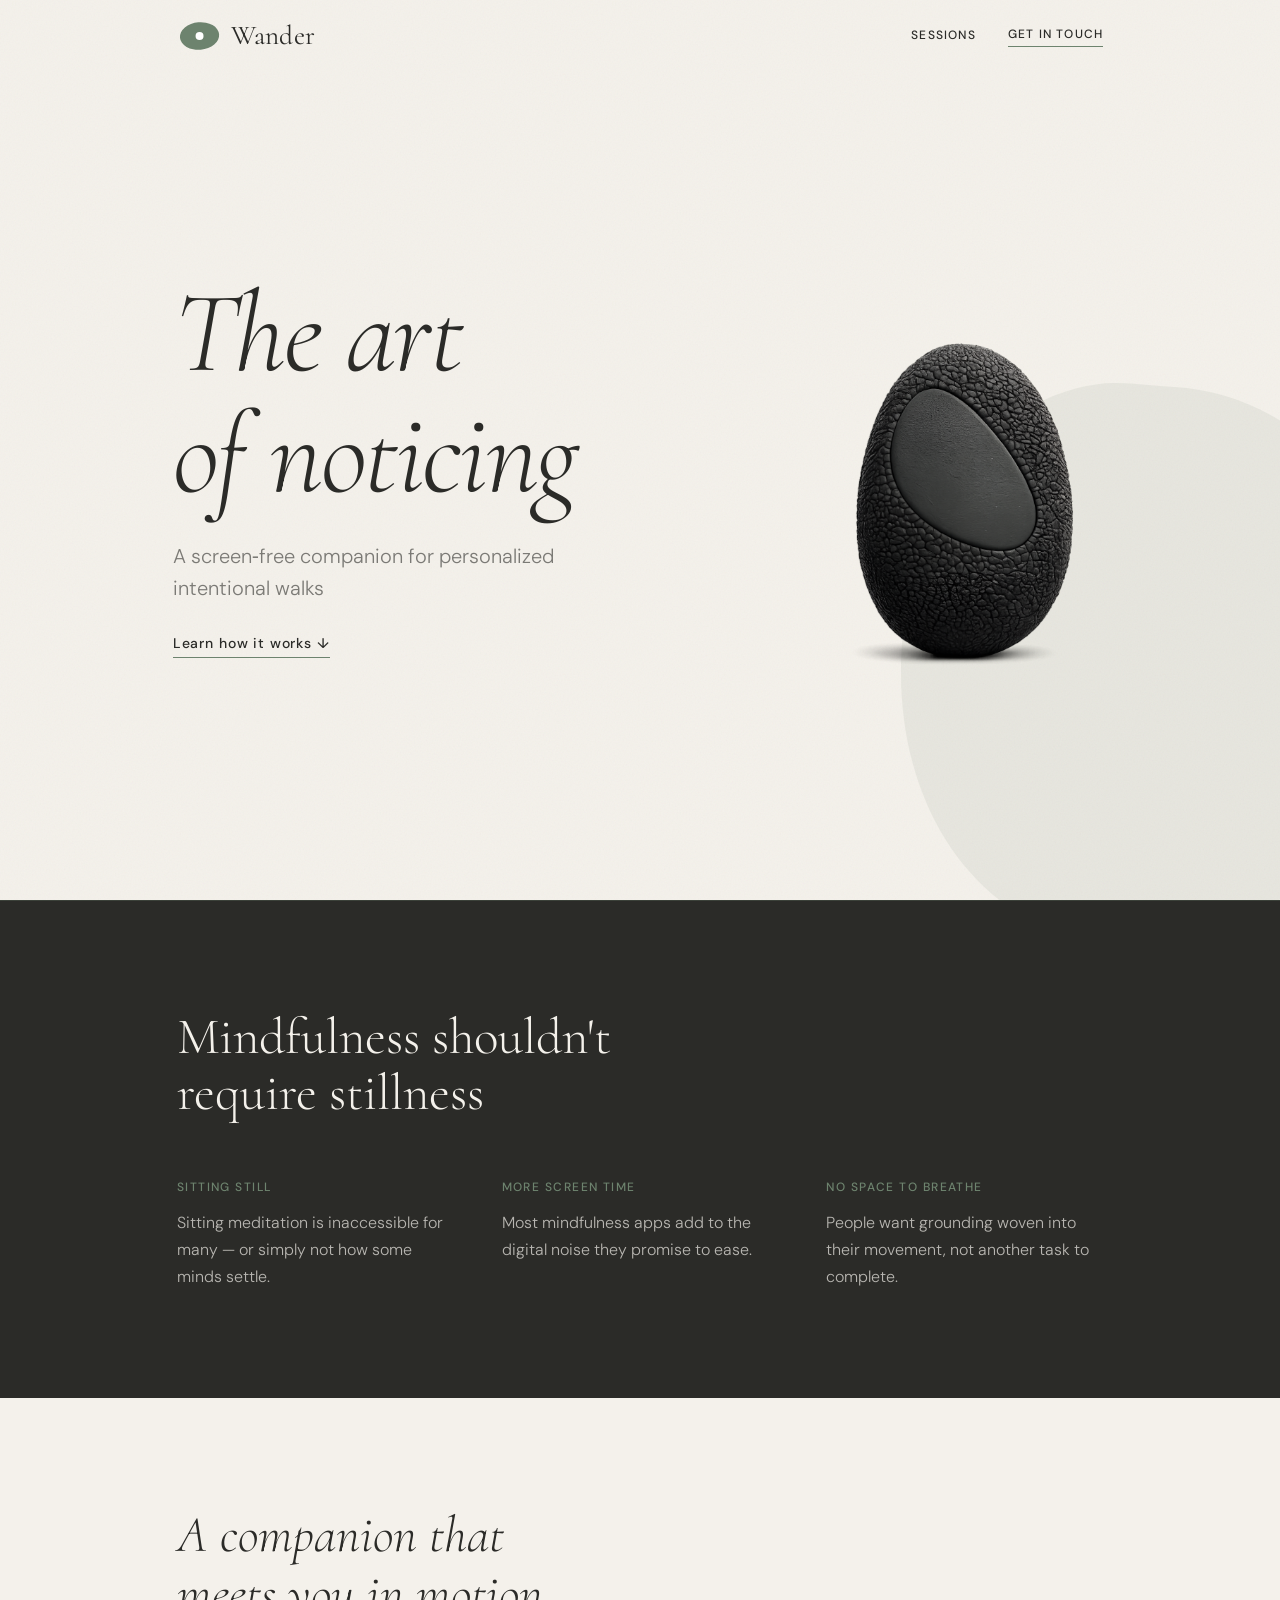
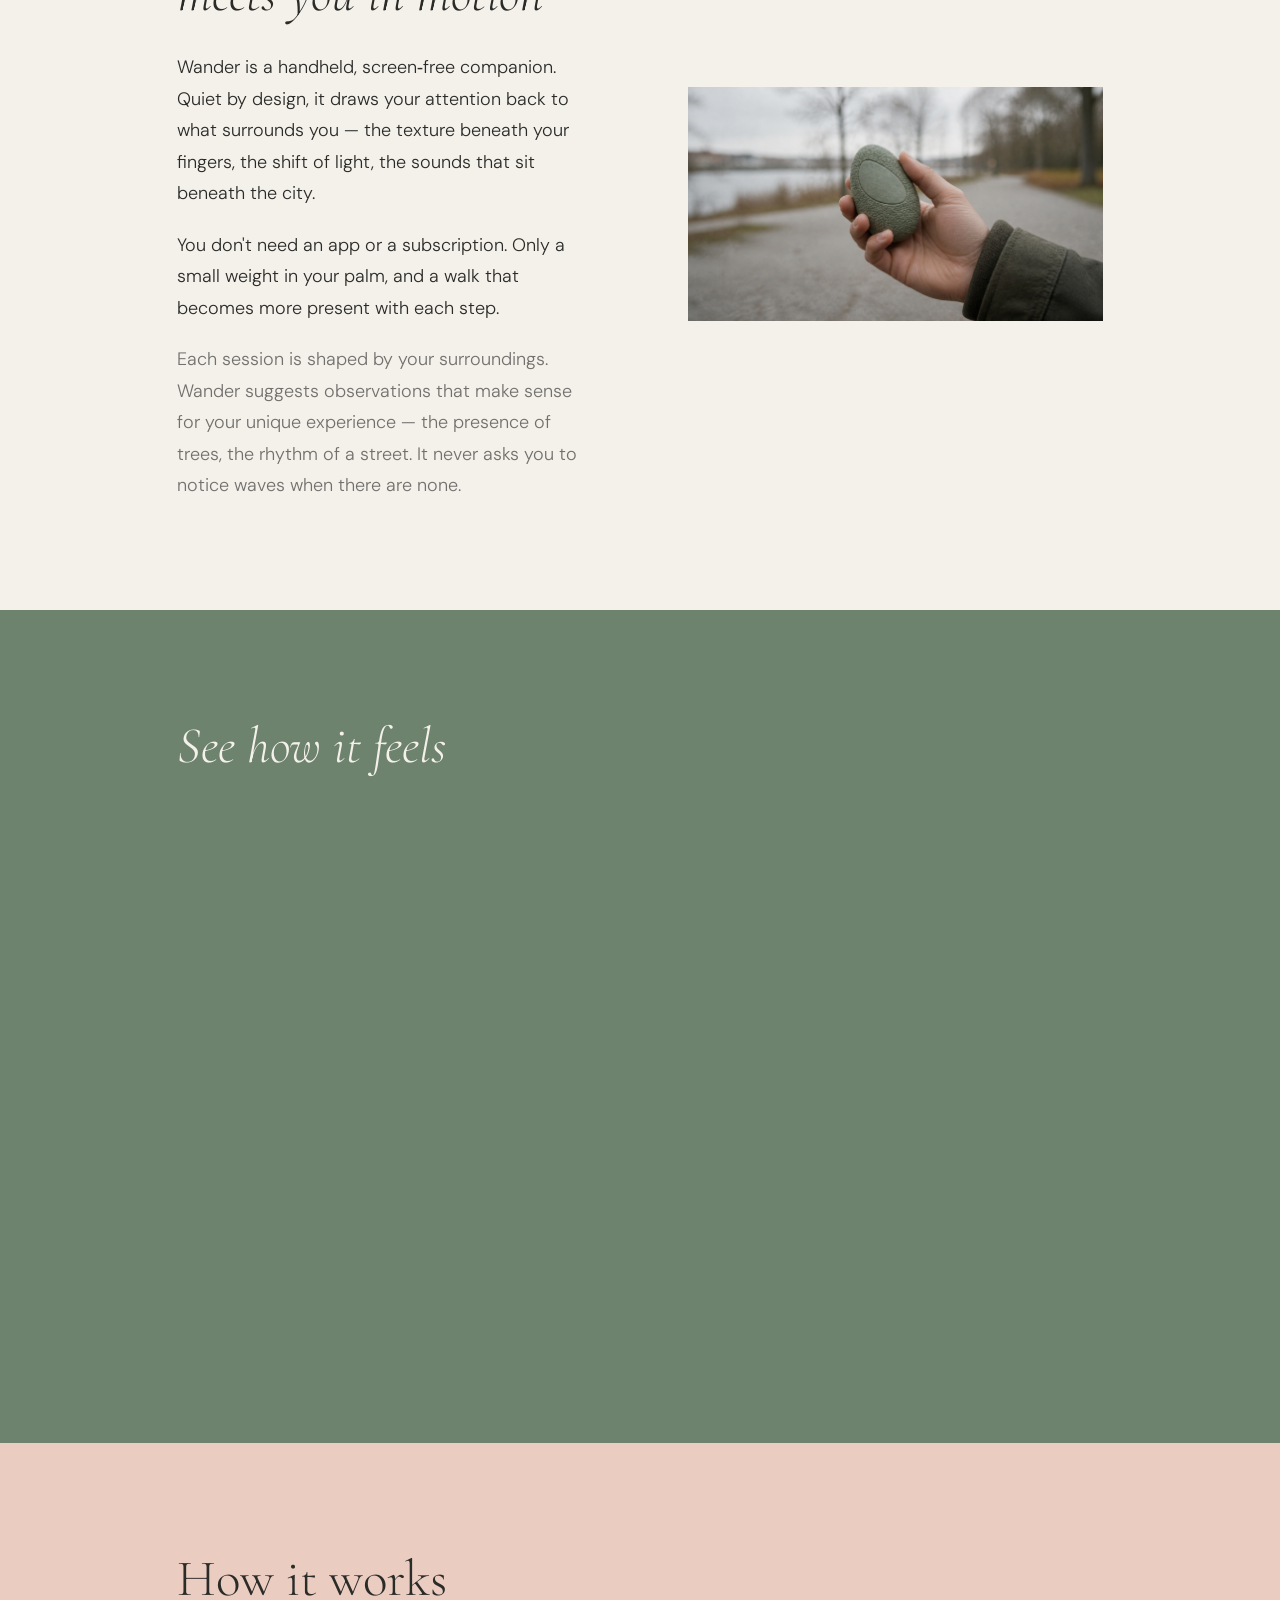
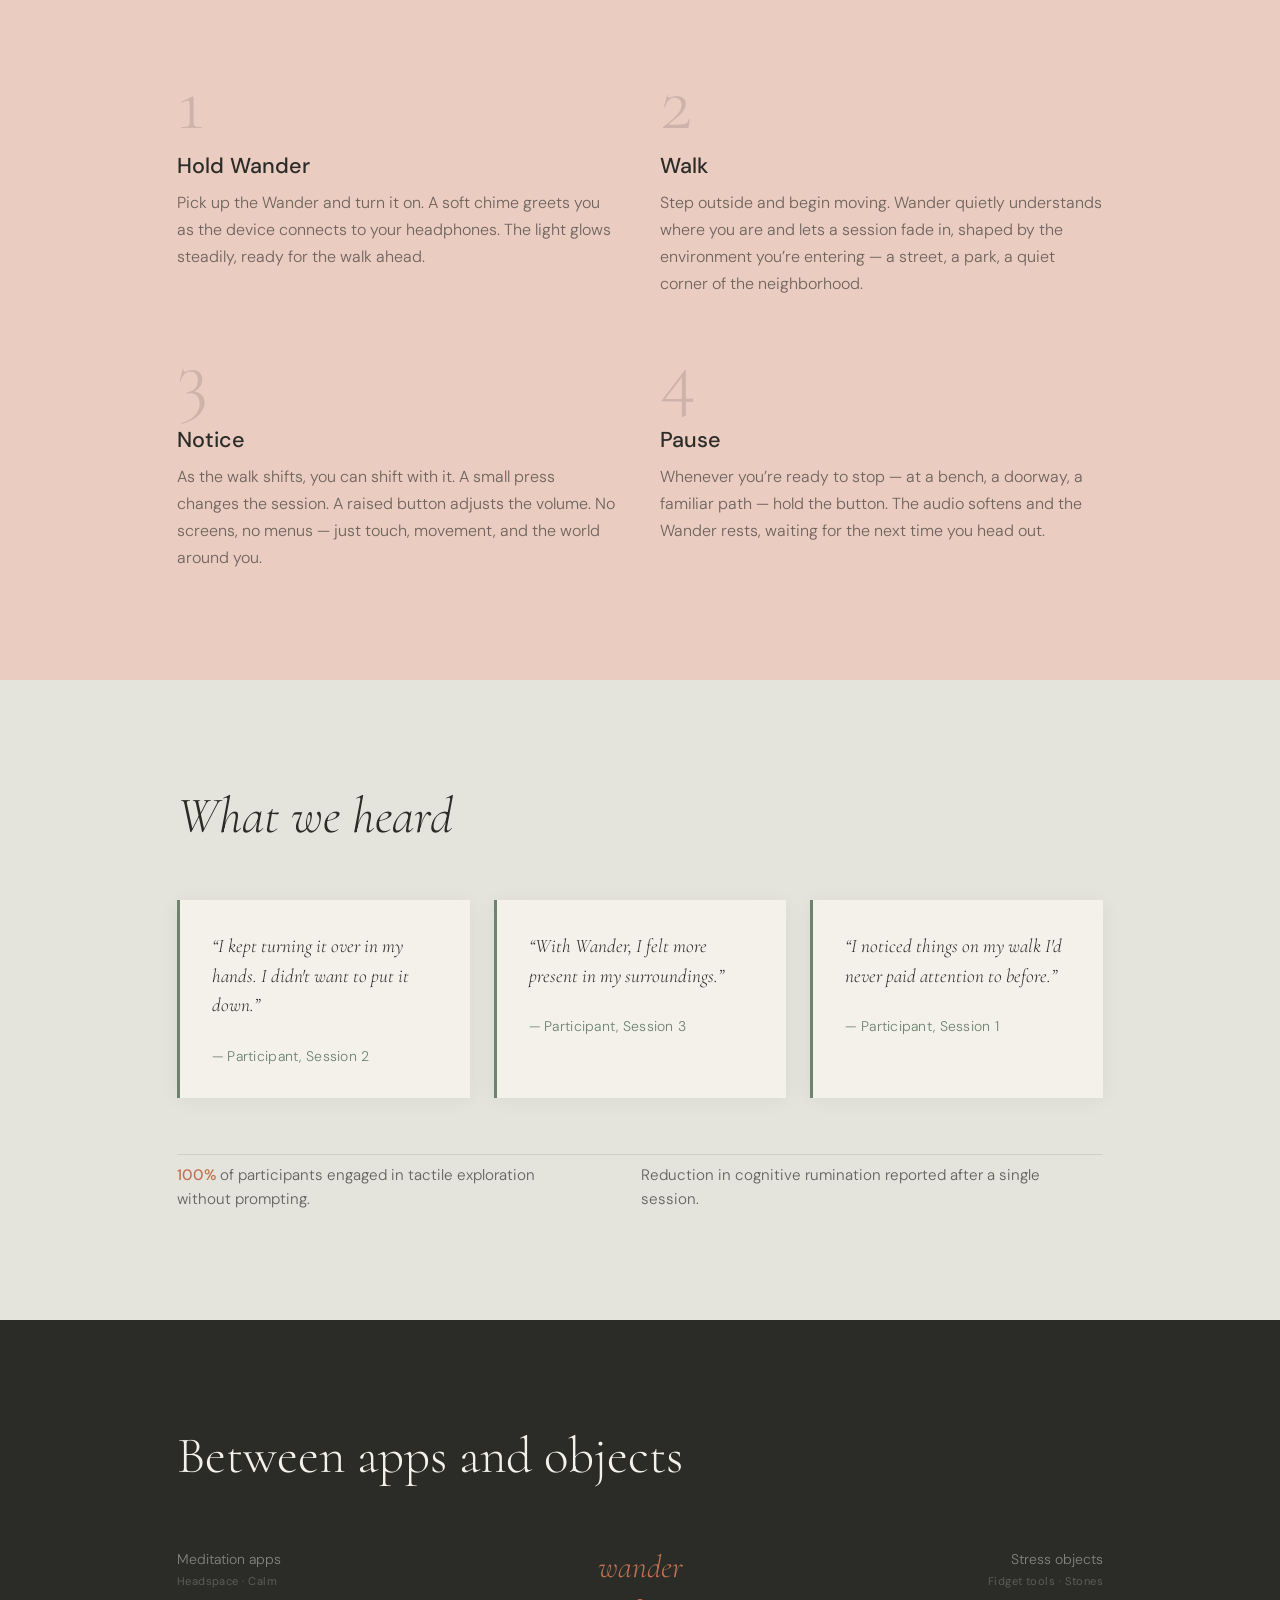
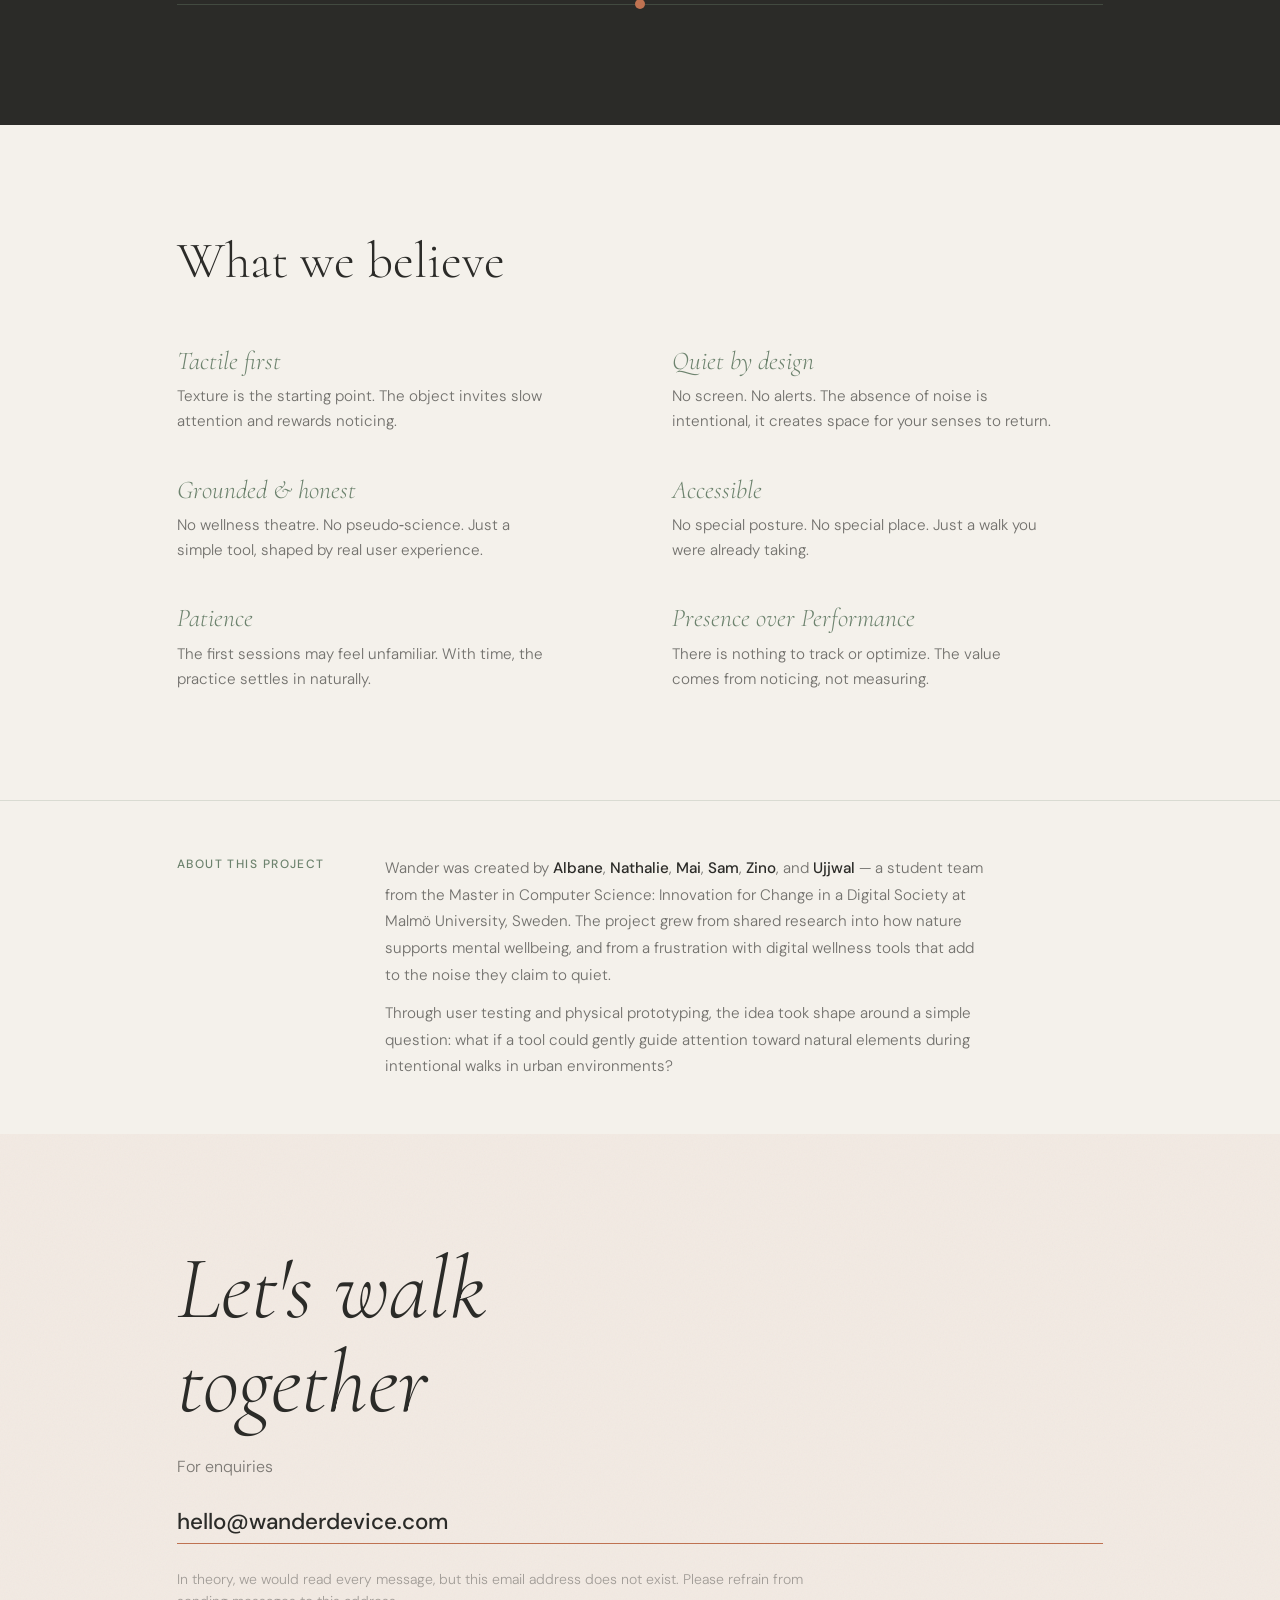
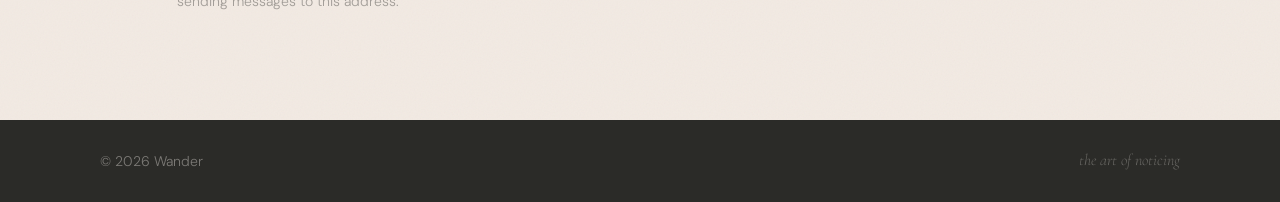
<file: index.html>
<!DOCTYPE html>
<html lang="en">
<head>
  <meta charset="UTF-8">
  <meta name="viewport" content="width=device-width, initial-scale=1.0">
  <meta name="description" content="Wander — a screen-free companion for intentional walks. The art of noticing.">
  <title>Wander — The Art of Noticing</title>
  <link rel="preconnect" href="https://fonts.googleapis.com">
  <link rel="preconnect" href="https://fonts.gstatic.com" crossorigin>
  <link href="https://fonts.googleapis.com/css2?family=Cormorant:ital,wght@0,300;0,400;1,300;1,400&family=DM+Sans:opsz,wght@9..40,300;9..40,400;9..40,500&display=swap" rel="stylesheet">
  <link rel="stylesheet" href="css/styles.css">
</head>
<body>

  <a href="#main" class="skip-link">Skip to content</a>

  <nav class="nav" aria-label="Main navigation">
    <div class="nav__inner">
      <a href="#hero" class="nav__wordmark" aria-label="Wander — return to top">
          <svg class="logo__mark" viewBox="0 0 62 44" fill="none" xmlns="http://www.w3.org/2000/svg" aria-hidden="true">
            <ellipse cx="31" cy="22" rx="27" ry="19" fill="#6D836E" transform="rotate(-5 31 22)"/>
            <circle cx="31" cy="22" r="5.5" fill="white"/>
          </svg>
          <span class="logo__text">Wander</span>
        </a>
      <div class="nav__links">
        <a href="sessions.html" class="nav__link">Sessions</a>
        <a href="#contact" class="nav__cta">Get in touch</a>
      </div>
    </div>
  </nav>

  <main id="main">

    <!-- ================================================
         1. HERO
         ================================================ -->
    <section id="hero" class="hero" aria-labelledby="hero-heading">

      <svg class="hero__blob" aria-hidden="true" viewBox="0 0 400 480" fill="none" xmlns="http://www.w3.org/2000/svg">
        <path d="M220 30 C310 35 390 110 390 230 C390 350 315 455 200 460 C85 465 10 370 10 250 C10 130 75 40 160 28 C180 25 200 29 220 30 Z" fill="#6D836E"/>
      </svg>

      <div class="hero__content">
        <h1 id="hero-heading" class="hero__headline fade-in">The art<br>of noticing</h1>
        <p class="hero__sub fade-in" style="--delay: 0.2s">A screen&#8209;free companion for personalized intentional walks</p>
        <a href="#how-it-works" class="hero__cta fade-in" style="--delay: 0.4s">Learn how it works ↓</a>
      </div>

      <div class="hero__product">
        <img src="public/images/wander-slate.png" alt="Wandering slate illustration" width="80%" height="80%"/>
      </div>
    </section>

    <!-- ================================================
         2. PROBLEM
         ================================================ -->
    <section id="problem" class="problem" aria-labelledby="problem-heading">
      <hr class="section-rule" aria-hidden="true">
      <div class="section-container">
        <h2 id="problem-heading" class="problem__heading fade-in">Mindfulness shouldn't require stillness</h2>
        <div class="problem__grid">
          <div class="problem__card fade-in" style="--delay: 0.1s">
            <span class="problem__label">Sitting still</span>
            <p>Sitting meditation is inaccessible for many — or simply not how some minds settle.</p>
          </div>
          <div class="problem__card fade-in" style="--delay: 0.2s">
            <span class="problem__label">More screen time</span>
            <p>Most mindfulness apps add to the digital noise they promise to ease.</p>
          </div>
          <div class="problem__card fade-in" style="--delay: 0.3s">
            <span class="problem__label">No space to breathe</span>
            <p>People want grounding woven into their movement, not another task to complete.</p>
          </div>
        </div>
      </div>
    </section>

    <!-- ================================================
         3. SOLUTION
         ================================================ -->
    <section id="solution" class="solution" aria-labelledby="solution-heading">
      <div class="section-container solution__inner">
        <div class="solution__text">
          <h2 id="solution-heading" class="fade-in">A companion that meets you in motion</h2>
          <p class="fade-in" style="--delay: 0.1s">Wander is a handheld, screen&#8209;free companion. Quiet by design, it draws your attention back to what surrounds you — the texture beneath your fingers, the shift of light, the sounds that sit beneath the city.</p>
          <p class="fade-in" style="--delay: 0.2s">You don't need an app or a subscription. Only a small weight in your palm, and a walk that becomes more present with each step.</p>
          <p class="fade-in" style="--delay: 0.2s">Each session is shaped by your surroundings. Wander suggests observations that make sense for your unique experience — the presence of trees, the rhythm of a street. It never asks you to notice waves when there are none.</p>
        </div>
        <div class="solution__visual fade-in" style="--delay: 0.15s">
          <img src="public/images/wander-in-hand.png" alt="Illustration of a hand holding the Wander device" width="100%" height="100%"/>
        </div>
      </div>
    </section>

    <!-- ================================================
     VIDEO SECTION
     ================================================ -->
    <section id="video" class="video" aria-labelledby="video-heading">
      <div class="section-container video__inner fade-in">
        <h2 id="video-heading" class="video__title">See how it feels</h2>
        <div class="video__wrapper">
          <iframe
            src="https://www.youtube.com/embed/uQ-oREOqwhQ"
            title="Wander promo video"
            frameborder="0"
            allow="accelerometer; autoplay; clipboard-write; encrypted-media; gyroscope; picture-in-picture"
            allowfullscreen>
          </iframe>
        </div>
      </div>
    </section>

    <!-- ================================================
         4. HOW IT WORKS
         ================================================ -->
    <section id="how-it-works" class="how-it-works" aria-labelledby="hiw-heading">
      <div class="section-container">
        <h2 id="hiw-heading" class="fade-in">How it works</h2>
        <ol class="hiw__steps">
          <li class="hiw__step fade-in" style="--delay: 0.1s">
            <span class="hiw__numeral" aria-hidden="true">1</span>
            <h3 class="hiw__label">Hold Wander</h3>
            <p class="hiw__desc">Pick up the Wander and turn it on. A soft chime greets you as the device connects to your headphones. The light glows steadily, ready for the walk ahead.</p>
          </li>
          <li class="hiw__step fade-in" style="--delay: 0.2s">
            <span class="hiw__numeral" aria-hidden="true">2</span>
            <h3 class="hiw__label">Walk</h3>
            <p class="hiw__desc">Step outside and begin moving. Wander quietly understands where you are and lets a session fade in, shaped by the environment you’re entering — a street, a park, a quiet corner of the neighborhood.</p>
          </li>
          <li class="hiw__step fade-in" style="--delay: 0.3s">
            <span class="hiw__numeral" aria-hidden="true">3</span>
            <h3 class="hiw__label">Notice</h3>
            <p class="hiw__desc">As the walk shifts, you can shift with it. A small press changes the session. A raised button adjusts the volume. No screens, no menus — just touch, movement, and the world around you.</p>
          </li>
          <li class="hiw__step fade-in" style="--delay: 0.3s">
            <span class="hiw__numeral" aria-hidden="true">4</span>
            <h3 class="hiw__label">Pause</h3>
            <p class="hiw__desc">Whenever you’re ready to stop — at a bench, a doorway, a familiar path — hold the button. The audio softens and the Wander rests, waiting for the next time you head out.</p>
          </li>
        </ol>
      </div>
    </section>

    <!-- ================================================
         5. USER TESTING INSIGHTS
         ================================================ -->
    <section id="insights" class="insights" aria-labelledby="insights-heading">
      <div class="section-container">
        <h2 id="insights-heading" class="fade-in">What we heard</h2>
        <div class="insights__grid">
          <blockquote class="insights__card fade-in" style="--delay: 0.1s">
            <p>&#8220;I kept turning it over in my hands. I didn't want to put it down.&#8221;</p>
            <cite>— Participant, Session 2</cite>
          </blockquote>
          <blockquote class="insights__card fade-in" style="--delay: 0.2s">
            <p>&#8220;With Wander, I felt more present in my surroundings.&#8221;</p>
            <cite>— Participant, Session 3</cite>
          </blockquote>
          <blockquote class="insights__card fade-in" style="--delay: 0.3s">
            <p>&#8220;I noticed things on my walk I'd never paid attention to before.&#8221;</p>
            <cite>— Participant, Session 1</cite>
          </blockquote>
        </div>
        <div class="insights__data fade-in" style="--delay: 0.2s">
          <p><strong>100%</strong> of participants engaged in tactile exploration without prompting.</p>
          <p>Reduction in cognitive rumination reported after a single session.</p>
        </div>
      </div>
    </section>

    <!-- ================================================
         6. MARKET POSITIONING
         ================================================ -->
    <section id="positioning" class="positioning" aria-labelledby="positioning-heading">
      <div class="section-container">
        <h2 id="positioning-heading" class="fade-in">Between apps and objects</h2>

        <div class="positioning__spectrum fade-in" style="--delay: 0.15s" role="img" aria-label="Wander sits between meditation apps like Headspace and Calm, and stress objects like fidget tools and grounding stones.">
          <div class="spectrum__labels" aria-hidden="true">
            <div class="spectrum__label">
              <span class="spectrum__category">Meditation apps</span>
              <span class="spectrum__examples">Headspace · Calm</span>
            </div>
            <div class="spectrum__center">
              <span class="spectrum__wander">wander</span>
            </div>
            <div class="spectrum__label spectrum__label--right">
              <span class="spectrum__category">Stress objects</span>
              <span class="spectrum__examples">Fidget tools · Stones</span>
            </div>
          </div>
          <div class="spectrum__track" aria-hidden="true">
            <span class="spectrum__line"></span>
            <span class="spectrum__dot"></span>
            <span class="spectrum__line"></span>
          </div>
        </div>
      </div>
    </section>

    <!-- ================================================
         7. BRAND PRINCIPLES
         ================================================ -->
    <section id="principles" class="principles" aria-labelledby="principles-heading">
      <div class="section-container">
        <h2 id="principles-heading" class="fade-in">What we believe</h2>
        <ul class="principles__grid">
          <li class="principles__item fade-in" style="--delay: 0.1s">
            <h3 class="principles__name">Tactile first</h3>
            <p>Texture is the starting point. The object invites slow attention and rewards noticing.</p>
          </li>
          <li class="principles__item fade-in" style="--delay: 0.15s">
            <h3 class="principles__name">Quiet by design</h3>
            <p>No screen. No alerts. The absence of noise is intentional, it creates space for your senses to return.</p>
          </li>
          <li class="principles__item fade-in" style="--delay: 0.2s">
            <h3 class="principles__name">Grounded &amp; honest</h3>
            <p>No wellness theatre. No pseudo&#8209;science. Just a simple tool, shaped by real user experience.</p>
          </li>
          <li class="principles__item fade-in" style="--delay: 0.25s">
            <h3 class="principles__name">Accessible</h3>
            <p>No special posture. No special place. Just a walk you were already taking.</p>
          </li>
          <li class="principles__item fade-in" style="--delay: 0.3s">
            <h3 class="principles__name">Patience</h3>
            <p>The first sessions may feel unfamiliar. With time, the practice settles in naturally.</p>
          </li>
          <li class="principles__item fade-in" style="--delay: 0.3s">
            <h3 class="principles__name">Presence over Performance</h3>
            <p>There is nothing to track or optimize. The value comes from noticing, not measuring.</p>
          </li>
        </ul>
      </div>
    </section>

    <!-- ================================================
         8. ABOUT
         ================================================ -->
    <section id="about" class="about" aria-labelledby="about-heading">
      <div class="section-container about__inner">
        <span id="about-heading" class="about__label fade-in">About this project</span>
        <div class="about__body fade-in fade-in--delay-1">
          <p>Wander was created by <strong>Albane</strong>, <strong>Nathalie</strong>, <strong>Mai</strong>, <strong>Sam</strong>, <strong>Zino</strong>, and <strong>Ujjwal</strong> — a student team from the <italic>Master in Computer Science: Innovation for Change in a Digital Society</italic> at Malmö University, Sweden. The project grew from shared research into how nature supports mental wellbeing, and from a frustration with digital wellness tools that add to the noise they claim to quiet.</p>
          <p>Through user testing and physical prototyping, the idea took shape around a simple question: what if a tool could gently guide attention toward natural elements during intentional walks in urban environments?</p>
        </div>
      </div>
    </section>

    <!-- ================================================
         9. CALL TO ACTION
         ================================================ -->

    <section id="contact" class="contact" aria-labelledby="contact-heading">
      <div class="section-container contact__inner">
        <h2 id="contact-heading" class="contact__heading fade-in">Let's walk<br>together</h2>
        <p class="contact__sub fade-in" style="--delay: 0.1s">For enquiries</p>
        <a href="mailto:hello@wanderdevice.com" class="contact__email fade-in" style="--delay: 0.2s">hello@wanderdevice.com</a>
        <p class="contact__note fade-in" style="--delay: 0.3s">In theory, we would read every message, but this email address does not exist. Please refrain from sending messages to this address.</p>
      </div>
    </section>

  </main>

  <footer class="footer">
    <div class="footer__inner">
      <span>&#169; 2026 Wander</span>
      <span class="footer__tagline">the art of noticing</span>
    </div>
  </footer>

  <script src="js/main.js"></script>
</body>
</html>
</file>
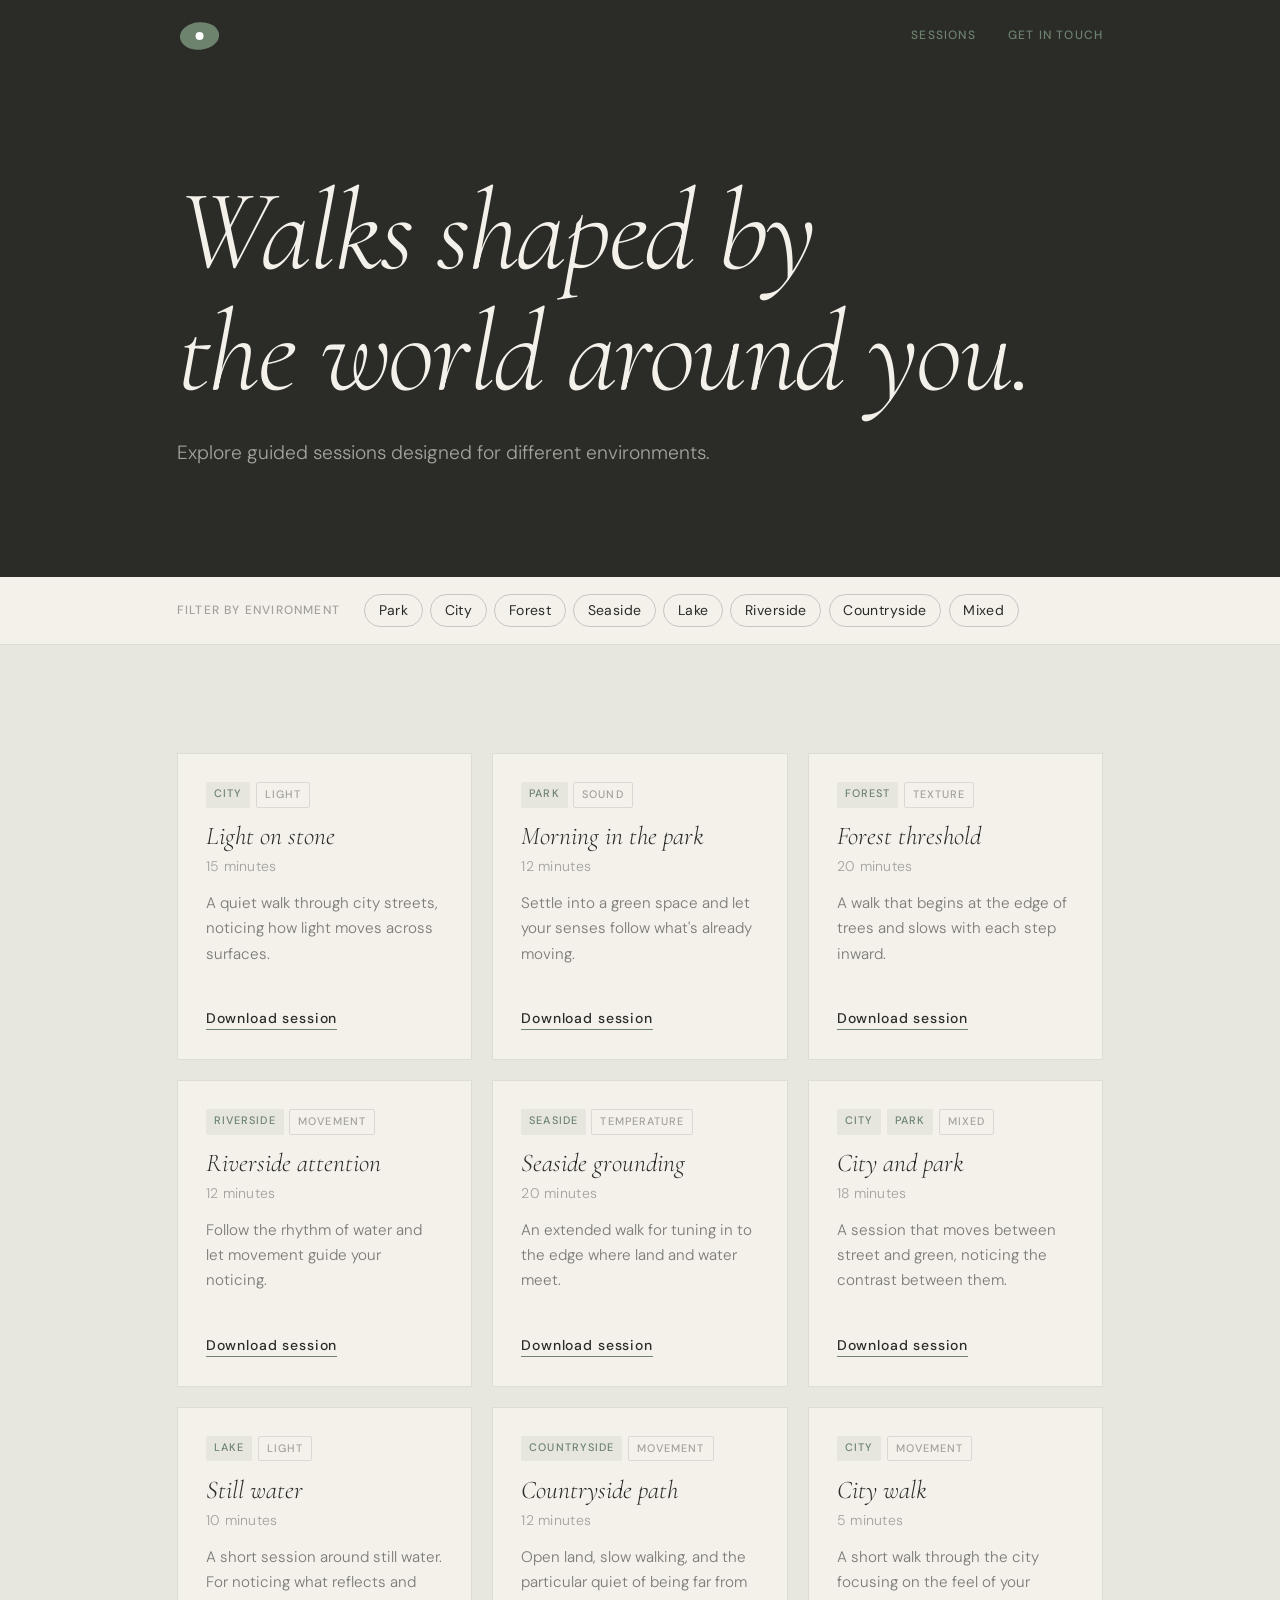
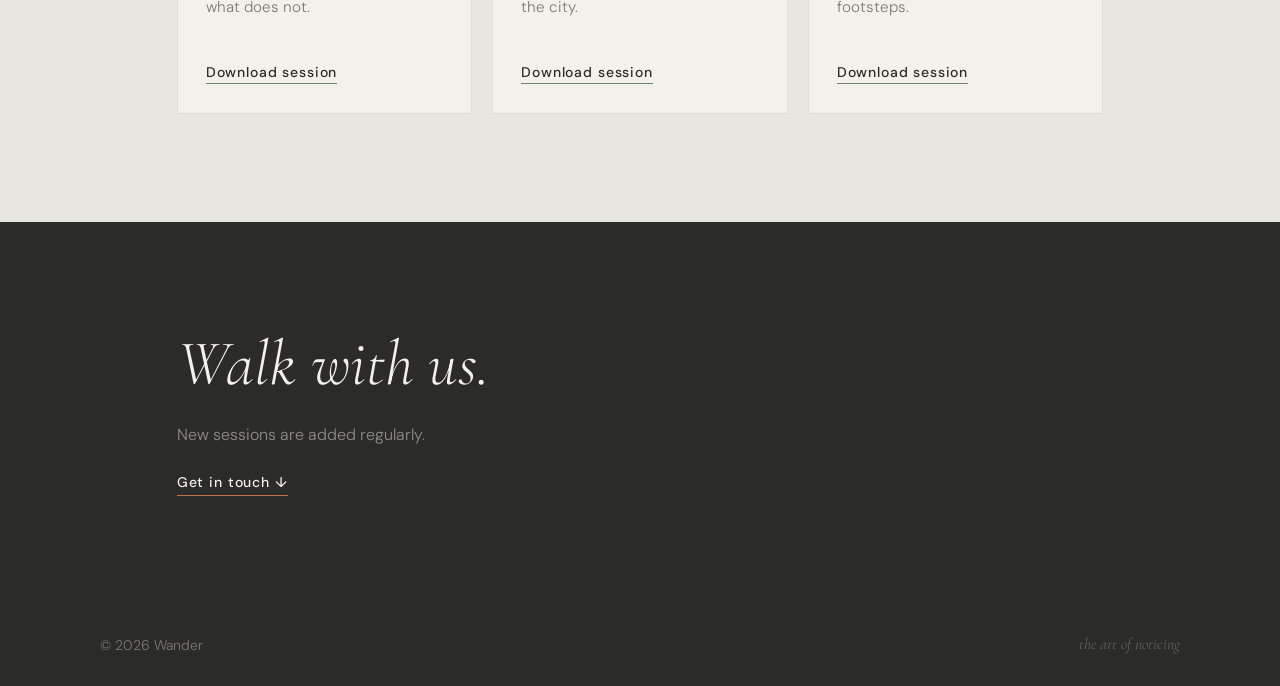
<file: sessions.html>
<!DOCTYPE html>
<html lang="en">
<head>
  <meta charset="UTF-8">
  <meta name="viewport" content="width=device-width, initial-scale=1.0">
  <meta name="description" content="Browse and download guided walking sessions for your Wander device.">
  <title>Sessions — Wander</title>
  <link rel="preconnect" href="https://fonts.googleapis.com">
  <link rel="preconnect" href="https://fonts.gstatic.com" crossorigin>
  <link href="https://fonts.googleapis.com/css2?family=Cormorant:ital,wght@0,300;0,400;1,300;1,400&family=DM+Sans:opsz,wght@9..40,300;9..40,400;9..40,500&display=swap" rel="stylesheet">
  <link rel="stylesheet" href="css/styles.css">
  <link rel="stylesheet" href="css/sessions.css">
</head>
<body>

  <a href="#main" class="skip-link">Skip to content</a>

  <nav class="nav" aria-label="Main navigation">
    <div class="nav__inner">
      <a href="index.html" class="nav__wordmark" aria-label="Wander — return to home">
        <svg class="logo__mark" viewBox="0 0 62 44" fill="none" xmlns="http://www.w3.org/2000/svg" aria-hidden="true">
          <ellipse cx="31" cy="22" rx="27" ry="19" fill="#6D836E" transform="rotate(-5 31 22)"/>
          <circle cx="31" cy="22" r="5.5" fill="white"/>
        </svg>
        <span class="logo__text">Wander</span>
      </a>
      <div class="nav__links">
        <a href="sessions.html" class="nav__link nav__link--active" aria-current="page">Sessions</a>
        <a href="index.html#contact" class="nav__link nav__link--active">Get in touch</a>
      </div>
    </div>
  </nav>

  <main id="main">

    <!-- ================================================
         HERO
         ================================================ -->
    <section class="s-hero" aria-labelledby="s-hero-heading">
      <div class="section-container s-hero__inner">
        <h1 id="s-hero-heading" class="s-hero__headline fade-in">Walks shaped by<br>the world around you.</h1>
        <p class="s-hero__sub fade-in" style="--delay: 0.2s">Explore guided sessions designed for different environments.</p>
      </div>
    </section>

    <!-- ================================================
         FILTER BAR
         ================================================ -->
    <div class="s-filters" role="group" aria-label="Filter sessions by environment">
      <div class="s-filters__inner">
        <span class="s-filters__label" aria-hidden="true">Filter by environment</span>
        <div class="s-filters__chips">
          <button class="s-chip" data-filter="park"        aria-pressed="false">Park</button>
          <button class="s-chip" data-filter="city"        aria-pressed="false">City</button>
          <button class="s-chip" data-filter="forest"      aria-pressed="false">Forest</button>
          <button class="s-chip" data-filter="seaside"     aria-pressed="false">Seaside</button>
          <button class="s-chip" data-filter="lake"        aria-pressed="false">Lake</button>
          <button class="s-chip" data-filter="riverside"   aria-pressed="false">Riverside</button>
          <button class="s-chip" data-filter="countryside" aria-pressed="false">Countryside</button>
          <button class="s-chip" data-filter="mixed"       aria-pressed="false">Mixed</button>
        </div>
      </div>
    </div>

    <!-- ================================================
         SESSIONS GRID
         ================================================ -->
    <section id="sessions" class="s-grid-section" aria-labelledby="s-grid-label" aria-live="polite">
      <div class="section-container">
        <h2 id="s-grid-label" class="sr-only">Sessions</h2>
        <p class="s-empty" hidden>No sessions match these filters.<br>Try selecting fewer environments.</p>
        <div class="s-grid">

          <article class="s-card" data-envs="city">
            <div class="s-card__body">
              <div class="s-card__tags">
                <span class="s-tag">City</span>
                <span class="s-tag s-tag--theme">Light</span>
              </div>
              <h3 class="s-card__title">Light on stone</h3>
              <p class="s-card__duration">15 minutes</p>
              <p class="s-card__desc">A quiet walk through city streets, noticing how light moves across surfaces.</p>
            </div>
            <div class="s-card__foot">
              <button class="s-download"
                data-title="Light on stone"
                data-env="City"
                data-duration="15 minutes"
                data-desc="A gentle session that guides your attention toward the way light touches buildings, pavement, and passing objects. A walk for noticing small shifts in brightness and shadow."
                data-notices="Reflections on windows|Light on textured surfaces|Movement of shadows">
                Download session
              </button>
            </div>
          </article>

          <article class="s-card" data-envs="park">
            <div class="s-card__body">
              <div class="s-card__tags">
                <span class="s-tag">Park</span>
                <span class="s-tag s-tag--theme">Sound</span>
              </div>
              <h3 class="s-card__title">Morning in the park</h3>
              <p class="s-card__duration">12 minutes</p>
              <p class="s-card__desc">Settle into a green space and let your senses follow what's already moving.</p>
            </div>
            <div class="s-card__foot">
              <button class="s-download"
                data-title="Morning in the park"
                data-env="Park"
                data-duration="12 minutes"
                data-desc="A gentle morning session for arriving in a green space with slow attention. Let sound and light lead your noticing."
                data-notices="Dew on grass|Early birdsong|The weight of shade">
                Download session
              </button>
            </div>
          </article>

          <article class="s-card" data-envs="forest">
            <div class="s-card__body">
              <div class="s-card__tags">
                <span class="s-tag">Forest</span>
                <span class="s-tag s-tag--theme">Texture</span>
              </div>
              <h3 class="s-card__title">Forest threshold</h3>
              <p class="s-card__duration">20 minutes</p>
              <p class="s-card__desc">A walk that begins at the edge of trees and slows with each step inward.</p>
            </div>
            <div class="s-card__foot">
              <button class="s-download"
                data-title="Forest threshold"
                data-env="Forest"
                data-duration="20 minutes"
                data-desc="A session for entering forested spaces with deliberate attention. Bark, root, and filtered light guide the way."
                data-notices="Bark and root underfoot|The shift in temperature|Filtered light through canopy">
                Download session
              </button>
            </div>
          </article>

          <article class="s-card" data-envs="riverside">
            <div class="s-card__body">
              <div class="s-card__tags">
                <span class="s-tag">Riverside</span>
                <span class="s-tag s-tag--theme">Movement</span>
              </div>
              <h3 class="s-card__title">Riverside attention</h3>
              <p class="s-card__duration">12 minutes</p>
              <p class="s-card__desc">Follow the rhythm of water and let movement guide your noticing.</p>
            </div>
            <div class="s-card__foot">
              <button class="s-download"
                data-title="Riverside attention"
                data-env="Riverside"
                data-duration="12 minutes"
                data-desc="A short session for walking alongside moving water. Let the current set the pace of your attention."
                data-notices="Water surface and ripple|Reflections shifting|The sound beneath the flow">
                Download session
              </button>
            </div>
          </article>

          <article class="s-card" data-envs="seaside">
            <div class="s-card__body">
              <div class="s-card__tags">
                <span class="s-tag">Seaside</span>
                <span class="s-tag s-tag--theme">Temperature</span>
              </div>
              <h3 class="s-card__title">Seaside grounding</h3>
              <p class="s-card__duration">20 minutes</p>
              <p class="s-card__desc">An extended walk for tuning in to the edge where land and water meet.</p>
            </div>
            <div class="s-card__foot">
              <button class="s-download"
                data-title="Seaside grounding"
                data-env="Seaside"
                data-duration="20 minutes"
                data-desc="A longer session for coastal environments. Let the scale of the sea slow your attention to what's close."
                data-notices="Sand and stone underfoot|The horizon line|Wind direction and temperature">
                Download session
              </button>
            </div>
          </article>

          <article class="s-card" data-envs="city park mixed">
            <div class="s-card__body">
              <div class="s-card__tags">
                <span class="s-tag">City</span>
                <span class="s-tag">Park</span>
                <span class="s-tag s-tag--theme">Mixed</span>
              </div>
              <h3 class="s-card__title">City and park</h3>
              <p class="s-card__duration">18 minutes</p>
              <p class="s-card__desc">A session that moves between street and green, noticing the contrast between them.</p>
            </div>
            <div class="s-card__foot">
              <button class="s-download"
                data-title="City and park"
                data-env="City · Park · Mixed"
                data-duration="18 minutes"
                data-desc="A session for routes that pass through different kinds of space. Notice how the world changes as you move between them."
                data-notices="The moment the noise softens|Surfaces changing underfoot|Light opening into open space">
                Download session
              </button>
            </div>
          </article>

          <article class="s-card" data-envs="lake">
            <div class="s-card__body">
              <div class="s-card__tags">
                <span class="s-tag">Lake</span>
                <span class="s-tag s-tag--theme">Light</span>
              </div>
              <h3 class="s-card__title">Still water</h3>
              <p class="s-card__duration">10 minutes</p>
              <p class="s-card__desc">A short session around still water. For noticing what reflects and what does not.</p>
            </div>
            <div class="s-card__foot">
              <button class="s-download"
                data-title="Still water"
                data-env="Lake"
                data-duration="10 minutes"
                data-desc="A micro-session for lakeside environments. Practice the particular attention that still water invites."
                data-notices="Still surface and reflection|Distant trees mirrored|The absence of wind">
                Download session
              </button>
            </div>
          </article>

          <article class="s-card" data-envs="countryside">
            <div class="s-card__body">
              <div class="s-card__tags">
                <span class="s-tag">Countryside</span>
                <span class="s-tag s-tag--theme">Movement</span>
              </div>
              <h3 class="s-card__title">Countryside path</h3>
              <p class="s-card__duration">12 minutes</p>
              <p class="s-card__desc">Open land, slow walking, and the particular quiet of being far from the city.</p>
            </div>
            <div class="s-card__foot">
              <button class="s-download"
                data-title="Countryside path"
                data-env="Countryside"
                data-duration="12 minutes"
                data-desc="A standard session for open rural landscapes. No destination required. Let the path and the field hold your attention."
                data-notices="Sky and wide field|Ground texture changing|Distant sounds and movement">
                Download session
              </button>
            </div>
          </article>

          <article class="s-card" data-envs="city">
            <div class="s-card__body">
              <div class="s-card__tags">
                <span class="s-tag">City</span>
                <span class="s-tag s-tag--theme">Movement</span>
              </div>
              <h3 class="s-card__title">City walk</h3>
              <p class="s-card__duration">5 minutes</p>
              <p class="s-card__desc">A short walk through the city focusing on the feel of your footsteps.</p>
            </div>
            <div class="s-card__foot">
              <button class="s-download"
                data-title="City walk"
                data-env="City"
                data-duration="5 minutes"
                data-desc="A short session for open urban landscapes. Let your steps lead you through the city."
                data-notices="The air and smells surrounding you|The sound and rhythm of your footsteps"
                data-session-file="https://drive.google.com/file/d/1gC-67n8mv2DjcZBiud86ejySaFQINsuF/view?usp=drive_link">
                Download session
              </button>
            </div>
          </article>

        </div>
      </div>
    </section>

    <!-- ================================================
         FOOTER CTA
         ================================================ -->
    <section class="s-fcta" aria-labelledby="s-fcta-heading">
      <div class="section-container s-fcta__inner">
        <h2 id="s-fcta-heading" class="s-fcta__headline fade-in">Walk with us.</h2>
        <p class="s-fcta__sub fade-in" style="--delay: 0.1s">New sessions are added regularly.</p>
        <a href="index.html#contact" class="s-fcta__link fade-in" style="--delay: 0.2s">Get in touch ↓</a>
      </div>
    </section>

  </main>

  <footer class="footer">
    <div class="footer__inner">
      <span>&#169; 2026 Wander</span>
      <span class="footer__tagline">the art of noticing</span>
    </div>
  </footer>

  <!-- ================================================
       SESSION DETAIL MODAL
       ================================================ -->
  <div class="s-modal" id="session-modal" role="dialog" aria-modal="true" aria-labelledby="modal-title" hidden>
    <div class="s-modal__backdrop"></div>
    <div class="s-modal__panel">
      <button class="s-modal__close" aria-label="Close session detail">&#x2715;</button>
      <p class="s-modal__env" id="modal-env"></p>
      <h2 class="s-modal__title" id="modal-title"></h2>
      <p class="s-modal__duration" id="modal-duration"></p>
      <p class="s-modal__desc" id="modal-desc"></p>
      <div class="s-modal__notices">
        <h3 class="s-modal__notices-label">What you'll notice</h3>
        <ul class="s-modal__notices-list" id="modal-notices"></ul>
      </div>
      <button class="s-modal__download" id="modal-download">Download to Wander</button>
      <p class="s-modal__confirm" id="modal-confirm" hidden>
        Your session is downloading.
        <span>Transfer it to your Wander device using the companion tool. Enjoy your walk.</span>
      </p>
    </div>
  </div>

  <script src="js/main.js"></script>
  <script src="js/sessions.js"></script>
</body>
</html>
</file>
<file: css/styles.css>
/* ============================================================
   WANDER — Landing Page Styles
   ============================================================ */

/* 1. Reset
   ---------------------------------------------------------- */
*, *::before, *::after {
  box-sizing: border-box;
  margin: 0;
  padding: 0;
}
img, svg { display: block; max-width: 100%; }
a { cursor: pointer; }
ol, ul { list-style: none; }

/* 2. Brand Tokens
   ---------------------------------------------------------- */
:root {
  --parch:  #F4F1EB;
  --terra:  #BF7251;
  --slate:  #2B2B28;
  --sage:   #6D836E;
  --sky:    #EACCC1;

  --text-dark:   var(--slate);
  --text-light:  var(--parch);
  --text-accent: var(--sage);

  --font-display: 'Cormorant', Georgia, serif;
  --font-body:    'DM Sans', system-ui, sans-serif;

  --h1:    clamp(3.5rem, 9vw, 8rem);
  --h2:    clamp(2rem, 4vw, 3.25rem);
  --h3:    clamp(1.1rem, 2vw, 1.35rem);
  --body:  1.125rem;
  --small: 0.875rem;
  --label: 0.75rem;

  --pad-v: clamp(5rem, 12vh, 9rem);
  --pad-h: clamp(1.5rem, 6vw, 5rem);
  --max-w: 1080px;

  --ease: cubic-bezier(0.25, 0.1, 0.25, 1);
}

/* 3. Base
   ---------------------------------------------------------- */
html {
  scroll-behavior: smooth;
}

body {
  font-family: var(--font-body);
  font-size: var(--body);
  color: var(--text-dark);
  background: var(--parch);
  line-height: 1.6;
  -webkit-font-smoothing: antialiased;
  -moz-osx-font-smoothing: grayscale;
}

h1, h2, h3 {
  line-height: 1.1;
  font-weight: 300;
}

p { max-width: 65ch; }

/* 4. Utilities
   ---------------------------------------------------------- */
.section-container {
  max-width: var(--max-w);
  margin: 0 auto;
  padding: var(--pad-v) var(--pad-h);
}

.section-rule {
  border: none;
  border-top: 1px solid rgba(109, 131, 110, 0.25);
}

/* Fade-in on scroll */
.fade-in {
  opacity: 0;
  transform: translateY(18px);
  transition:
    opacity  0.75s var(--ease) var(--delay, 0s),
    transform 0.75s var(--ease) var(--delay, 0s);
}

.fade-in.visible {
  opacity: 1;
  transform: none;
}

.fade-in--delay-1 { --delay: 0.1s; }
.fade-in--delay-2 { --delay: 0.2s; }
.fade-in--delay-3 { --delay: 0.3s; }
.fade-in--delay-4 { --delay: 0.4s; }

@media (prefers-reduced-motion: reduce) {
  .fade-in {
    opacity: 1;
    transform: none;
    transition: none;
  }
}

/* Grain texture — reused as ::after pseudo-element */
.grain-overlay {
  position: relative;
}

.grain-overlay::after {
  content: '';
  position: absolute;
  inset: 0;
  background-image: url("data:image/svg+xml,%3Csvg xmlns='http://www.w3.org/2000/svg' width='300' height='300'%3E%3Cfilter id='n' x='0' y='0'%3E%3CfeTurbulence type='fractalNoise' baseFrequency='0.65' numOctaves='3' stitchTiles='stitch'/%3E%3C/filter%3E%3Crect width='300' height='300' filter='url(%23n)' opacity='1'/%3E%3C/svg%3E");
  background-size: 300px 300px;
  opacity: 0.05;
  pointer-events: none;
  mix-blend-mode: multiply;
}

/* 5. Skip Link
   ---------------------------------------------------------- */
.skip-link {
  position: absolute;
  top: -100%;
  left: 1rem;
  z-index: 999;
  padding: 0.5rem 1rem;
  background: var(--slate);
  color: var(--parch);
  font-family: var(--font-body);
  font-size: var(--small);
  font-weight: 500;
  text-decoration: none;
  border-radius: 2px;
  transition: top 0.1s;
}

.skip-link:focus {
  top: 1rem;
}

/* 6. Navigation
   ---------------------------------------------------------- */
.nav {
  position: fixed;
  top: 0;
  left: 0;
  right: 0;
  z-index: 100;
  transition:
    background 0.35s var(--ease),
    border-color 0.35s var(--ease);
  border-bottom: 1px solid transparent;
}

.nav--scrolled {
  background: var(--parch);
  border-bottom-color: rgba(109, 131, 110, 0.2);
}

.nav__inner {
  max-width: var(--max-w);
  margin: 0 auto;
  padding: 1.25rem var(--pad-h);
  display: flex;
  justify-content: space-between;
  align-items: center;
}

.nav__wordmark {
  display: inline-flex;
  align-items: center;
  gap: 0.55rem;
  text-decoration: none;
}

.logo__mark {
  height: 32px;
  width: auto;
  flex-shrink: 0;
}

.logo__text {
  font-family: var(--font-display);
  font-weight: 400;
  font-style: normal;
  font-size: 1.7rem;
  color: var(--slate);
  letter-spacing: 0.01em;
  line-height: 1;
}

.nav__links {
  display: flex;
  align-items: center;
  gap: 2rem;
}

.nav__link {
  font-family: var(--font-body);
  font-size: var(--label);
  font-weight: 500;
  color: var(--slate);
  text-decoration: none;
  letter-spacing: 0.1em;
  text-transform: uppercase;
  transition: color 0.2s;
}

.nav__link:hover,
.nav__link:focus-visible {
  color: var(--sage);
  outline: none;
}

.nav__link--active {
  color: var(--sage);
}

.nav__cta {
  font-family: var(--font-body);
  font-size: var(--label);
  font-weight: 500;
  color: var(--slate);
  text-decoration: none;
  letter-spacing: 0.1em;
  text-transform: uppercase;
  border-bottom: 1px solid var(--sage);
  padding-bottom: 2px;
  transition: color 0.2s;
}

.nav__cta:hover,
.nav__cta:focus-visible {
  color: var(--sage);
  outline: none;
}

@media (max-width: 640px) {
  .nav__inner {
    flex-direction: column;
    align-items: flex-start;
    gap: 1rem;
  }

  .nav__links {
    width: 100%;
    flex-direction: column;
    gap: 0.75rem;
    padding-bottom: 0.5rem;
    border-bottom: 1px solid rgba(109, 131, 110, 0.1);
  }
}

/* 7. Hero
   ---------------------------------------------------------- */
.hero {
  min-height: 100svh;
  background: var(--parch);
  display: flex;
  align-items: center;
  position: relative;
  overflow: hidden;
  gap: 2rem;
}

/* Grain texture overlay */
.hero::after {
  content: '';
  position: absolute;
  inset: 0;
  background-image: url("data:image/svg+xml,%3Csvg xmlns='http://www.w3.org/2000/svg' width='300' height='300'%3E%3Cfilter id='n' x='0' y='0'%3E%3CfeTurbulence type='fractalNoise' baseFrequency='0.65' numOctaves='3' stitchTiles='stitch'/%3E%3C/filter%3E%3Crect width='300' height='300' filter='url(%23n)' opacity='1'/%3E%3C/svg%3E");
  background-size: 300px 300px;
  opacity: 0.05;
  pointer-events: none;
  mix-blend-mode: multiply;
}

.hero__blob {
  position: absolute;
  right: -10%;
  bottom: -8%;
  width: min(56vw, 520px);
  opacity: 0.09;
  pointer-events: none;
}

.hero__content {
  position: relative;
  z-index: 1;
  flex: 1;
  width: 100%;
  max-width: var(--max-w);
  margin-left: 6rem;
  padding: calc(var(--pad-v) + 2rem) var(--pad-h) var(--pad-v);
  display: flex;
  flex-direction: column;
  gap: 1.5rem;
  align-items: flex-start;
}

.hero__headline {
  font-family: var(--font-display);
  font-style: italic;
  font-weight: 300;
  font-size: var(--h1);
  color: var(--slate);
  letter-spacing: -0.02em;
  line-height: 1.05;
}

.hero__sub {
  font-family: var(--font-body);
  font-weight: 300;
  font-size: clamp(1rem, 2vw, 1.25rem);
  color: rgba(43, 43, 40, 0.6);
  max-width: 40ch;
}

.hero__cta {
  display: inline-block;
  font-family: var(--font-body);
  font-weight: 500;
  font-size: var(--small);
  letter-spacing: 0.06em;
  color: var(--slate);
  text-decoration: none;
  border-bottom: 1px solid var(--sage);
  padding-bottom: 2px;
  margin-top: 0.25rem;
  transition: color 0.2s;
}

.hero__cta:hover,
.hero__cta:focus-visible {
  color: var(--sage);
  outline: none;
}

.hero__product {
  flex: 1;
  display: flex;
  justify-content: center;
  align-items: flex-start;
  margin-right: 6rem;
  padding-top: calc(var(--h1));
  opacity: 0;
  animation: fadeIn 1s var(--ease) 0.6s forwards;
}

@keyframes fadeIn {
  from {
    opacity: 0;
  }
  to {
    opacity: 1;
  }
}

@media (max-width: 767px) {
  .hero {
    padding-top: 20%;
    flex-direction: column;
    gap: 0;
  }

  .hero__content {
    margin-left: 0;
    padding: var(--pad-v) var(--pad-h);
    width: 100%;
  }

  .hero__sub {
    max-width: 100%;
  }

  .hero__product {
    width: 100%;
    padding-top: 0;
    display: flex;
    margin-left: 20%;
    justify-content: center;
    align-items: center;
    min-height: 300px;
  }
}

/* 8. Problem
   ---------------------------------------------------------- */
.problem {
  background: var(--slate);
}

.problem .section-container {
  display: flex;
  flex-direction: column;
  gap: 3.5rem;
}

.problem__heading {
  font-family: var(--font-display);
  font-weight: 300;
  font-size: var(--h2);
  color: var(--parch);
  max-width: 20ch;
}

.problem__grid {
  display: grid;
  grid-template-columns: 1fr;
  gap: 2.5rem;
}

.problem__label {
  display: block;
  font-family: var(--font-body);
  font-size: var(--label);
  font-weight: 500;
  letter-spacing: 0.12em;
  text-transform: uppercase;
  color: var(--sage);
  margin-bottom: 0.75rem;
}

.problem__card p {
  font-size: 1rem;
  font-weight: 300;
  color: rgba(244, 241, 235, 0.7);
  line-height: 1.7;
  max-width: 36ch;
}

@media (min-width: 640px) {
  .problem__grid {
    grid-template-columns: repeat(3, 1fr);
    gap: 3rem;
  }
  .problem__card p { max-width: 100%; }
}

/* 9. Solution
   ---------------------------------------------------------- */
.solution {
  background: var(--parch);
}

.solution__inner {
  display: grid;
  grid-template-columns: 1fr;
  gap: 3rem;
  align-items: center;
}

.solution__text h2 {
  font-family: var(--font-display);
  font-style: italic;
  font-weight: 300;
  font-size: var(--h2);
  color: var(--slate);
  margin-bottom: 1.75rem;
  max-width: 20ch;
  line-height: 1.15;
}

.solution__text p {
  font-weight: 300;
  line-height: 1.75;
  color: var(--slate);
  margin-bottom: 1.25rem;
  max-width: 52ch;
}

.solution__text p:last-child {
  margin-bottom: 0;
  color: rgba(43, 43, 40, 0.65);
}

.solution__visual {
  display: flex;
  justify-content: center;
  align-items: center;
  transition: transform 0.6s var(--ease);
}

@media (min-width: 768px) {
  .solution__inner {
    grid-template-columns: 1fr 1fr;
    gap: 6rem;
  }
}

/* 10. Video
   ---------------------------------------------------------- */
.video {
  background: var(--sage);
}

.video__inner {
  display: flex;
  flex-direction: column;
  align-items: center;
  gap: 2.5rem;
}

.video__title {
  font-family: var(--font-display);
  font-style: italic;
  font-weight: 300;
  font-size: var(--h2);
  color: var(--parch);
  align-self: flex-start;
}

.video__wrapper {
  width: 100%;
}

.video__wrapper iframe {
  display: block;
  width: 100%;
  aspect-ratio: 16 / 9;
  border: none;
  border-radius: 4px;
}

/* 11. How It Works
   ---------------------------------------------------------- */
.how-it-works {
  background: var(--sky);
}

.how-it-works .section-container {
  display: flex;
  flex-direction: column;
  gap: 3.5rem;
}

.how-it-works h2 {
  font-family: var(--font-display);
  font-weight: 300;
  font-size: var(--h2);
  color: var(--slate);
}

.hiw__steps {
  display: grid;
  grid-template-columns: 1fr;
  gap: 3rem;
}

.hiw__numeral {
  display: block;
  font-family: var(--font-display);
  font-weight: 300;
  font-size: 5rem;
  line-height: 1;
  color: rgba(43, 43, 40, 0.15);
  margin-bottom: 0.75rem;
}

.hiw__label {
  font-family: var(--font-body);
  font-weight: 500;
  font-size: var(--h3);
  color: var(--slate);
  margin-bottom: 0.6rem;
}

.hiw__desc {
  font-weight: 300;
  font-size: 1rem;
  color: rgba(43, 43, 40, 0.65);
  line-height: 1.7;
  max-width: 28ch;
}

@media (min-width: 640px) {
  .hiw__steps {
    grid-template-columns: repeat(2, 1fr);
    gap: 2.5rem;
  }
  .hiw__desc { max-width: 100%; }
}

/* 11. Insights
   ---------------------------------------------------------- */
.insights {
  background: #ECEEE6; /* fallback */
  background: color-mix(in srgb, var(--parch) 88%, var(--sage));
}

.insights .section-container {
  display: flex;
  flex-direction: column;
  gap: 3.5rem;
}

.insights h2 {
  font-family: var(--font-display);
  font-style: italic;
  font-weight: 300;
  font-size: var(--h2);
  color: var(--slate);
}

.insights__grid {
  display: grid;
  grid-template-columns: 1fr;
  gap: 1.5rem;
}

.insights__card {
  background: var(--parch);
  border-left: 3px solid var(--sage);
  padding: 2rem 2rem 1.75rem;
  box-shadow: 0 2px 20px rgba(43, 43, 40, 0.05);
}

.insights__card p {
  font-family: var(--font-display);
  font-style: italic;
  font-size: 1.2rem;
  font-weight: 300;
  color: var(--slate);
  line-height: 1.55;
  margin-bottom: 1.25rem;
  max-width: 100%;
}

.insights__card cite {
  font-style: normal;
  font-size: var(--small);
  font-weight: 300;
  color: var(--sage);
  letter-spacing: 0.02em;
}

.insights__data {
  display: flex;
  flex-direction: column;
  gap: 0.75rem;
  padding-top: 0.5rem;
  border-top: 1px solid rgba(109, 131, 110, 0.2);
}

.insights__data p {
  font-size: 0.95rem;
  font-weight: 300;
  color: rgba(43, 43, 40, 0.7);
  max-width: 60ch;
}

.insights__data strong {
  font-weight: 500;
  color: var(--terra);
}

@media (min-width: 640px) {
  .insights__grid {
    grid-template-columns: repeat(3, 1fr);
  }
  .insights__data {
    flex-direction: row;
    gap: 4rem;
  }
  .insights__data p { max-width: 40ch; }
}

/* 12. Market Positioning
   ---------------------------------------------------------- */
.positioning {
  background: var(--slate);
}

.positioning .section-container {
  display: flex;
  flex-direction: column;
  gap: 3.5rem;
}

.positioning h2 {
  font-family: var(--font-display);
  font-weight: 300;
  font-size: var(--h2);
  color: var(--parch);
}

.positioning__spectrum {
  display: flex;
  flex-direction: column;
  gap: 0.5rem;
  margin: 0.5rem 0;
}

.spectrum__labels {
  display: grid;
  grid-template-columns: 1fr auto 1fr;
  align-items: flex-end;
  gap: 1rem;
}

.spectrum__label {
  display: flex;
  flex-direction: column;
  gap: 0.2rem;
}

.spectrum__label--right {
  text-align: right;
  align-items: flex-end;
}

.spectrum__category {
  font-size: var(--small);
  font-weight: 300;
  color: rgba(244, 241, 235, 0.45);
}

.spectrum__examples {
  font-size: 0.7rem;
  color: rgba(244, 241, 235, 0.25);
  letter-spacing: 0.04em;
}

.spectrum__center {
  text-align: center;
  padding: 0 0.75rem;
}

.spectrum__wander {
  display: block;
  font-family: var(--font-display);
  font-style: italic;
  font-weight: 300;
  font-size: 2rem;
  color: var(--terra);
  padding-bottom: 0.5rem;
  line-height: 1;
}

.spectrum__track {
  display: flex;
  align-items: center;
}

.spectrum__line {
  flex: 1;
  height: 1px;
  background: rgba(109, 131, 110, 0.35);
}

.spectrum__dot {
  width: 10px;
  height: 10px;
  flex-shrink: 0;
  border-radius: 50%;
  background: var(--terra);
}

.positioning__body {
  font-weight: 300;
  font-size: 1rem;
  color: rgba(244, 241, 235, 0.6);
  max-width: 55ch;
  line-height: 1.75;
}

/* 13. Brand Principles
   ---------------------------------------------------------- */
.principles {
  background: var(--parch);
}

.principles .section-container {
  display: flex;
  flex-direction: column;
  gap: 3.5rem;
}

.principles h2 {
  font-family: var(--font-display);
  font-weight: 300;
  font-size: var(--h2);
  color: var(--slate);
}

.principles__grid {
  display: grid;
  grid-template-columns: 1fr;
  gap: 2.25rem;
}

.principles__name {
  font-family: var(--font-display);
  font-style: italic;
  font-weight: 300;
  font-size: 1.6rem;
  color: var(--sage);
  margin-bottom: 0.5rem;
  line-height: 1.2;
}

.principles__item p {
  font-weight: 300;
  font-size: 0.95rem;
  color: rgba(43, 43, 40, 0.65);
  line-height: 1.65;
  max-width: 38ch;
}

@media (min-width: 640px) {
  .principles__grid {
    grid-template-columns: 1fr 1fr;
    gap: 2.5rem 4rem;
  }

  .principles__item--wide {
    grid-column: 1 / -1;
    display: flex;
    flex-direction: column;
    align-items: center;
    text-align: center;
  }

  .principles__item--wide p {
    max-width: 36ch;
  }
}

/* 14. About
   ---------------------------------------------------------- */
.about {
  background: var(--parch);
  border-top: 1px solid rgba(109, 131, 110, 0.2);
}

.about__inner {
  display: grid;
  grid-template-columns: 1fr;
  gap: 1.5rem;
  padding-top: clamp(3rem, 6vh, 5rem);
  padding-bottom: clamp(3rem, 6vh, 5rem);
}

.about__label {
  display: block;
  font-family: var(--font-body);
  font-size: var(--label);
  font-weight: 500;
  letter-spacing: 0.12em;
  text-transform: uppercase;
  color: var(--sage);
}

.about__body {
  display: flex;
  flex-direction: column;
  gap: 0.75rem;
}

.about__body p {
  font-size: 0.95rem;
  font-weight: 300;
  color: rgba(43, 43, 40, 0.65);
  line-height: 1.75;
  max-width: 60ch;
}

.about__body strong {
  font-weight: 500;
  color: var(--slate);
}

@media (min-width: 640px) {
  .about__inner {
    grid-template-columns: 160px 1fr;
    gap: 3rem;
    align-items: start;
  }
}

/* 15. CTA / Contact
   ---------------------------------------------------------- */
.contact {
  background: #F2EBE4; /* fallback */
  background: color-mix(in srgb, var(--parch) 80%, var(--sky));
  position: relative;
}

.contact::after {
  content: '';
  position: absolute;
  inset: 0;
  background-image: url("data:image/svg+xml,%3Csvg xmlns='http://www.w3.org/2000/svg' width='300' height='300'%3E%3Cfilter id='n' x='0' y='0'%3E%3CfeTurbulence type='fractalNoise' baseFrequency='0.65' numOctaves='3' stitchTiles='stitch'/%3E%3C/filter%3E%3Crect width='300' height='300' filter='url(%23n)' opacity='1'/%3E%3C/svg%3E");
  background-size: 300px 300px;
  opacity: 0.04;
  pointer-events: none;
  mix-blend-mode: multiply;
}

.contact__inner {
  position: relative;
  z-index: 1;
  display: flex;
  flex-direction: column;
  gap: 1.5rem;
}

.contact__heading {
  font-family: var(--font-display);
  font-style: italic;
  font-weight: 300;
  font-size: clamp(3rem, 7vw, 6rem);
  color: var(--slate);
  line-height: 1.05;
  max-width: 14ch;
}

.contact__sub {
  font-weight: 300;
  font-size: 1rem;
  color: rgba(43, 43, 40, 0.6);
  max-width: 45ch;
}

.contact__email {
  display: inline-block;
  font-family: var(--font-body);
  font-weight: 500;
  font-size: clamp(1rem, 2.5vw, 1.4rem);
  color: var(--slate);
  text-decoration: none;
  border-bottom: 1px solid var(--terra);
  padding-bottom: 3px;
  transition: color 0.2s, border-color 0.2s;
}

.contact__email:hover,
.contact__email:focus-visible {
  color: var(--terra);
  outline: none;
}

.contact__note {
  font-size: var(--small);
  font-weight: 300;
  color: rgba(43, 43, 40, 0.4);
}

/* 15. Footer
   ---------------------------------------------------------- */
.footer {
  background: var(--slate);
  padding: 1.75rem var(--pad-h);
}

.footer__inner {
  max-width: var(--max-w);
  margin: 0 auto;
  display: flex;
  justify-content: space-between;
  align-items: center;
  font-size: var(--small);
  font-weight: 300;
  color: rgba(244, 241, 235, 0.4);
  gap: 1rem;
}

.footer__tagline {
  font-family: var(--font-display);
  font-style: italic;
  font-size: 1rem;
  color: rgba(244, 241, 235, 0.3);
}

/* Focus styles (accessibility)
   ---------------------------------------------------------- */
:focus-visible {
  outline: 2px solid var(--sage);
  outline-offset: 3px;
}
</file>
<file: css/sessions.css>
/* ============================================================
   WANDER — Sessions Page Styles
   ============================================================ */

.sr-only {
  position: absolute;
  width: 1px;
  height: 1px;
  padding: 0;
  margin: -1px;
  overflow: hidden;
  clip: rect(0, 0, 0, 0);
  white-space: nowrap;
  border: 0;
}

/* ── Hero ────────────────────────────────────────────────── */
.s-hero {
  background: var(--slate);
}

.s-hero__inner {
  display: flex;
  flex-direction: column;
  gap: 1.5rem;
  padding-top: calc(var(--pad-v) + 4rem);
}

.s-hero__headline {
  font-family: var(--font-display);
  font-style: italic;
  font-weight: 300;
  font-size: var(--h1);
  color: var(--parch);
  letter-spacing: -0.02em;
  line-height: 1.05;
  max-width: 18ch;
}

.s-hero__sub {
  font-weight: 300;
  font-size: clamp(1rem, 2vw, 1.2rem);
  color: rgba(244, 241, 235, 0.6);
  max-width: 42ch;
}

/* ── Filter bar ──────────────────────────────────────────── */
.s-filters {
  background: var(--parch);
  border-bottom: 1px solid rgba(109, 131, 110, 0.2);
  position: sticky;
  top: 68px;
  z-index: 50;
}

.s-filters__inner {
  max-width: var(--max-w);
  margin: 0 auto;
  padding: 1.1rem var(--pad-h);
  display: flex;
  align-items: center;
  gap: 1.5rem;
  flex-wrap: wrap;
}

.s-filters__label {
  font-size: var(--label);
  font-weight: 500;
  letter-spacing: 0.1em;
  text-transform: uppercase;
  color: rgba(43, 43, 40, 0.4);
  flex-shrink: 0;
}

.s-filters__chips {
  display: flex;
  gap: 0.45rem;
  flex-wrap: wrap;
}

.s-chip {
  font-family: var(--font-body);
  font-size: var(--small);
  font-weight: 400;
  letter-spacing: 0.03em;
  color: var(--slate);
  background: transparent;
  border: 1px solid rgba(43, 43, 40, 0.22);
  border-radius: 100px;
  padding: 0.3rem 0.85rem;
  cursor: pointer;
  transition: background 0.18s, color 0.18s, border-color 0.18s;
  line-height: 1.5;
}

.s-chip:hover {
  border-color: var(--sage);
  color: var(--sage);
}

.s-chip[aria-pressed="true"] {
  background: var(--sage);
  border-color: var(--sage);
  color: var(--parch);
}

.s-chip:focus-visible {
  outline: 2px solid var(--sage);
  outline-offset: 2px;
}

/* ── Sessions grid ───────────────────────────────────────── */
.s-grid-section {
  background: color-mix(in srgb, var(--parch) 90%, var(--sage));
}

.s-grid-section .section-container {
  padding-top: var(--pad-v);
  padding-bottom: var(--pad-v);
}

.s-empty {
  font-weight: 300;
  font-size: 1rem;
  color: rgba(43, 43, 40, 0.5);
  line-height: 1.65;
  padding: 5rem 0;
  text-align: center;
}

.s-grid {
  display: grid;
  grid-template-columns: 1fr;
  gap: 1.25rem;
}

@media (min-width: 600px) {
  .s-grid { grid-template-columns: repeat(2, 1fr); }
}

@media (min-width: 900px) {
  .s-grid { grid-template-columns: repeat(3, 1fr); }
}

/* ── Session card ────────────────────────────────────────── */
.s-card {
  background: var(--parch);
  border: 1px solid rgba(109, 131, 110, 0.18);
  display: flex;
  flex-direction: column;
  transition: box-shadow 0.25s var(--ease), border-color 0.25s var(--ease);
}

.s-card:hover {
  box-shadow: 0 4px 28px rgba(43, 43, 40, 0.09);
  border-color: rgba(109, 131, 110, 0.35);
}

.s-card[hidden] { display: none; }

.s-card__body {
  padding: 1.75rem 1.75rem 1rem;
  flex: 1;
  display: flex;
  flex-direction: column;
}

.s-card__tags {
  display: flex;
  gap: 0.35rem;
  flex-wrap: wrap;
  margin-bottom: 0.85rem;
}

.s-tag {
  font-size: 0.68rem;
  font-weight: 500;
  letter-spacing: 0.1em;
  text-transform: uppercase;
  color: var(--sage);
  background: rgba(109, 131, 110, 0.1);
  padding: 0.18rem 0.5rem;
  border-radius: 2px;
}

.s-tag--theme {
  color: rgba(43, 43, 40, 0.4);
  background: transparent;
  border: 1px solid rgba(43, 43, 40, 0.12);
}

.s-card__title {
  font-family: var(--font-display);
  font-style: italic;
  font-weight: 300;
  font-size: 1.6rem;
  color: var(--slate);
  line-height: 1.15;
  margin-bottom: 0.3rem;
}

.s-card__duration {
  font-size: var(--small);
  font-weight: 300;
  color: rgba(43, 43, 40, 0.4);
  letter-spacing: 0.02em;
  margin-bottom: 0.85rem;
}

.s-card__desc {
  font-weight: 300;
  font-size: 0.95rem;
  color: rgba(43, 43, 40, 0.6);
  line-height: 1.65;
  max-width: 100%;
  margin-top: auto;
}

.s-card__foot {
  padding: 1.25rem 1.75rem 1.75rem;
}

.s-download {
  font-family: var(--font-body);
  font-size: var(--small);
  font-weight: 500;
  letter-spacing: 0.06em;
  color: var(--slate);
  background: transparent;
  border: none;
  border-bottom: 1px solid var(--sage);
  padding: 0 0 2px 0;
  cursor: pointer;
  transition: color 0.2s;
  text-align: left;
}

.s-download:hover,
.s-download:focus-visible {
  color: var(--sage);
  outline: none;
}

/* ── Footer CTA ──────────────────────────────────────────── */
.s-fcta {
  background: var(--slate);
}

.s-fcta__inner {
  display: flex;
  flex-direction: column;
  gap: 1.5rem;
}

.s-fcta__headline {
  font-family: var(--font-display);
  font-style: italic;
  font-weight: 300;
  font-size: clamp(2.5rem, 5vw, 4.5rem);
  color: var(--parch);
  line-height: 1.05;
}

.s-fcta__sub {
  font-weight: 300;
  font-size: 1rem;
  color: rgba(244, 241, 235, 0.5);
  max-width: 40ch;
}

.s-fcta__link {
  display: inline-block;
  font-family: var(--font-body);
  font-size: var(--small);
  font-weight: 500;
  letter-spacing: 0.06em;
  color: var(--parch);
  text-decoration: none;
  border-bottom: 1px solid var(--terra);
  padding-bottom: 2px;
  transition: color 0.2s;
  width: fit-content;
}

.s-fcta__link:hover,
.s-fcta__link:focus-visible {
  color: var(--terra);
  outline: none;
}

/* ── Session detail modal ────────────────────────────────── */
.s-modal {
  position: fixed;
  inset: 0;
  z-index: 200;
  display: flex;
  align-items: center;
  justify-content: center;
  padding: var(--pad-h);
}

.s-modal[hidden] { display: none; }

.s-modal__backdrop {
  position: absolute;
  inset: 0;
  background: rgba(43, 43, 40, 0.6);
  cursor: pointer;
}

.s-modal__panel {
  position: relative;
  z-index: 1;
  background: var(--parch);
  max-width: 540px;
  width: 100%;
  max-height: 90vh;
  overflow-y: auto;
  padding: 2.75rem 2.5rem 2.5rem;
}

.s-modal__close {
  position: absolute;
  top: 1.25rem;
  right: 1.25rem;
  background: none;
  border: none;
  font-size: 1rem;
  color: rgba(43, 43, 40, 0.35);
  cursor: pointer;
  padding: 0.25rem;
  line-height: 1;
  transition: color 0.2s;
}

.s-modal__close:hover { color: var(--slate); }

.s-modal__env {
  font-size: var(--label);
  font-weight: 500;
  letter-spacing: 0.12em;
  text-transform: uppercase;
  color: var(--sage);
  margin-bottom: 0.5rem;
  max-width: 100%;
}

.s-modal__title {
  font-family: var(--font-display);
  font-style: italic;
  font-weight: 300;
  font-size: clamp(2rem, 5vw, 2.75rem);
  color: var(--slate);
  line-height: 1.1;
  margin-bottom: 0.4rem;
}

.s-modal__duration {
  font-size: var(--small);
  font-weight: 300;
  color: rgba(43, 43, 40, 0.4);
  margin-bottom: 1.75rem;
}

.s-modal__desc {
  font-weight: 300;
  font-size: 1rem;
  color: rgba(43, 43, 40, 0.68);
  line-height: 1.75;
  margin-bottom: 2rem;
  max-width: 100%;
}

.s-modal__notices { margin-bottom: 2rem; }

.s-modal__notices-label {
  font-size: var(--small);
  font-weight: 500;
  letter-spacing: 0.08em;
  text-transform: uppercase;
  color: rgba(43, 43, 40, 0.4);
  margin-bottom: 0.85rem;
}

.s-modal__notices-list {
  display: flex;
  flex-direction: column;
  gap: 0.5rem;
}

.s-modal__notices-list li {
  font-weight: 300;
  font-size: 0.95rem;
  color: var(--slate);
  padding-left: 1.25rem;
  position: relative;
  line-height: 1.5;
}

.s-modal__notices-list li::before {
  content: '—';
  position: absolute;
  left: 0;
  color: var(--sage);
}

.s-modal__download {
  font-family: var(--font-body);
  font-size: var(--small);
  font-weight: 500;
  letter-spacing: 0.08em;
  text-transform: uppercase;
  color: var(--parch);
  background: var(--sage);
  border: none;
  padding: 0.9rem 1.75rem;
  cursor: pointer;
  border-radius: 2px;
  width: 100%;
  transition: background 0.2s;
}

.s-modal__download:hover { background: var(--slate); }

.s-modal__download:focus-visible {
  outline: 2px solid var(--sage);
  outline-offset: 2px;
}

.s-modal__confirm {
  margin-top: 1.25rem;
  font-weight: 300;
  font-size: 0.95rem;
  color: var(--sage);
  line-height: 1.65;
  max-width: 100%;
}

.s-modal__confirm span {
  display: block;
  margin-top: 0.2rem;
  font-size: var(--small);
  color: rgba(43, 43, 40, 0.45);
}

.s-modal__confirm[hidden] { display: none; }
</file>
